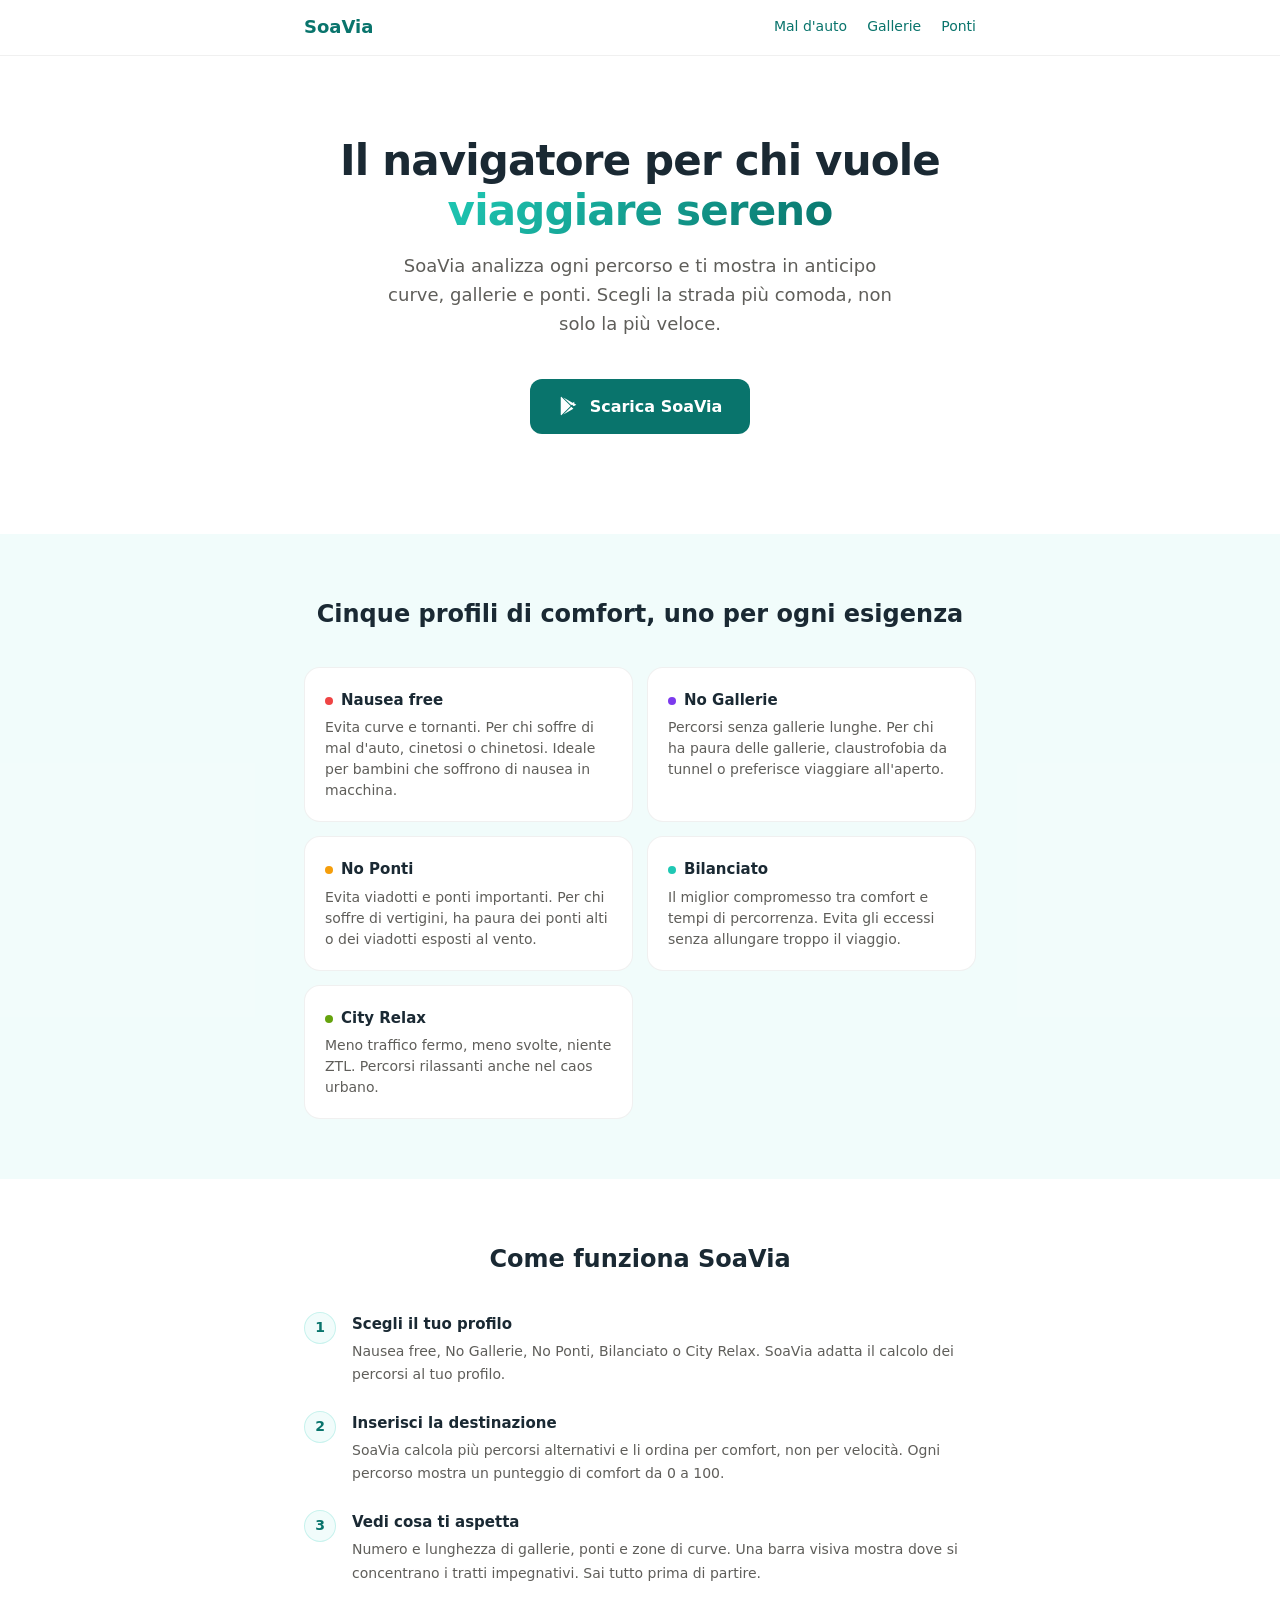
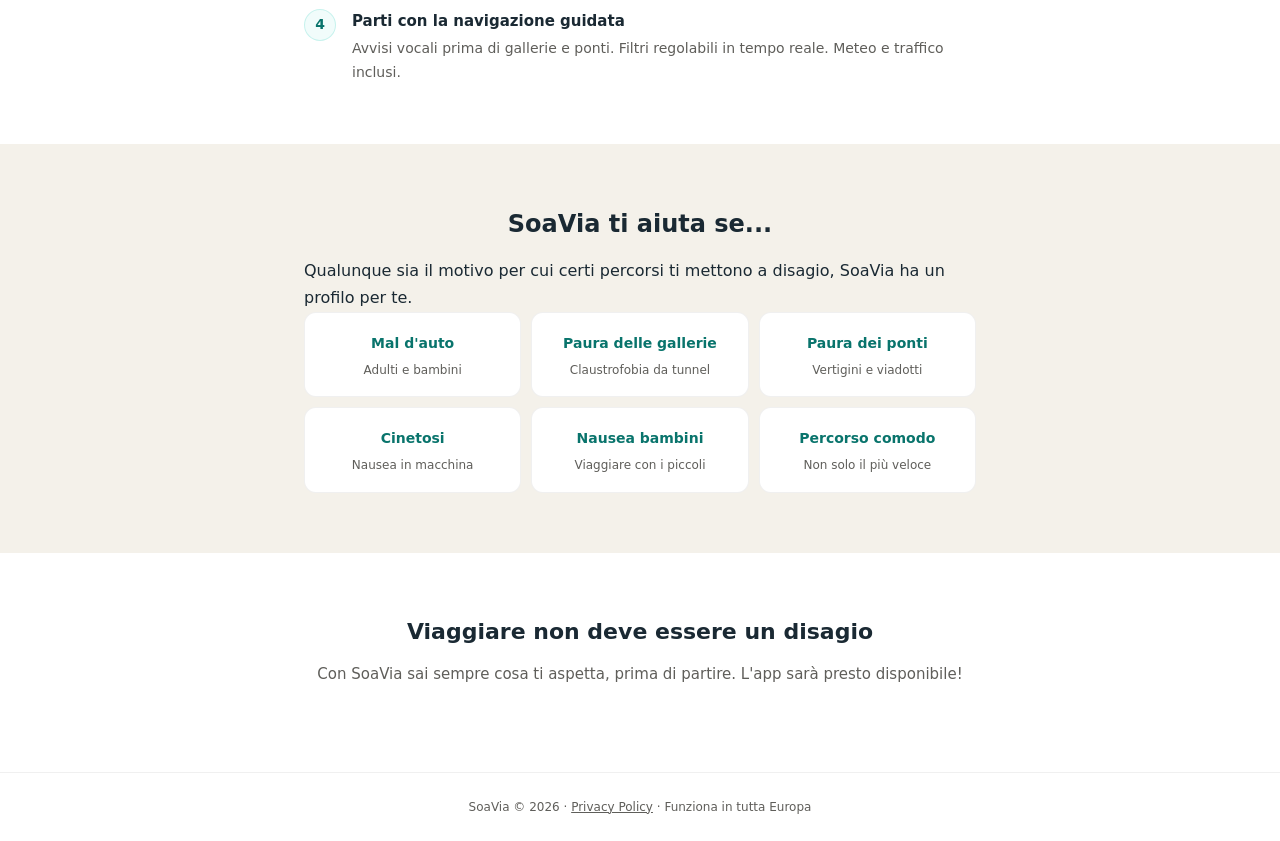
<file: index.html>
<!DOCTYPE html>
<html lang="it">
<head>
<meta charset="utf-8">
<meta name="viewport" content="width=device-width,initial-scale=1">
<title>SoaVia – Il navigatore per chi vuole viaggiare senza paura</title>
<link rel="icon" href="/favicon.png" type="image/png" sizes="192x192">
<meta name="description" content="SoaVia è il navigatore anti-nausea che evita curve, gallerie e ponti. Scegli il percorso più comodo, non solo il più veloce. Per chi soffre di mal d'auto, paura delle gallerie o dei ponti.">
<meta name="keywords" content="navigatore anti-nausea, mal d'auto, paura gallerie, paura ponti, evitare curve, cinetosi, navigatore comfort, fobia gallerie">
<link rel="canonical" href="https://soavia.app/">
<meta property="og:title" content="SoaVia – Guida senza paura">
<meta property="og:description" content="Il navigatore che evita curve, gallerie e ponti. Viaggia sereno.">
<meta property="og:type" content="website">
<meta property="og:url" content="https://soavia.app/">
<link rel="stylesheet" href="css/style.css">
<script type="application/ld+json">
{
  "@context": "https://schema.org",
  "@type": "SoftwareApplication",
  "name": "SoaVia",
  "operatingSystem": "Android",
  "applicationCategory": "TravelApplication",
  "description": "Navigatore anti-nausea: evita curve, gallerie e ponti. Scegli il percorso più comodo.",
  "offers": {
    "@type": "Offer",
    "price": "0",
    "priceCurrency": "EUR"
  }
}
</script>
</head>
<body>

<nav>
<div class="container">
  <a class="nav-brand" href="/">SoaVia</a>
  <div class="nav-links">
    <a href="/mal-auto">Mal d'auto</a>
    <a href="/paura-gallerie">Gallerie</a>
    <a href="/paura-ponti">Ponti</a>
  </div>
</div>
</nav>

<section class="hero">
<div class="container">
  <h1>Il navigatore per chi vuole <span>viaggiare sereno</span></h1>
  <p>SoaVia analizza ogni percorso e ti mostra in anticipo curve, gallerie e ponti. Scegli la strada più comoda, non solo la più veloce.</p>
  
  <!-- FORM DI ISCRIZIONE HERO -->
  <div style="text-align:center;margin:40px 0">
  <a class="btn-store" href="https://play.google.com/store/apps/details?id=com.saferoute.pro.app" target="_blank" rel="noopener">
    <svg viewBox="0 0 24 24"><path d="M3.609 1.814L13.792 12 3.61 22.186a.996.996 0 0 1-.61-.92V2.734a1 1 0 0 1 .609-.92zm10.89 10.893l2.302 2.302-10.937 6.333 8.635-8.635zm3.199-3.405l2.302 1.33-2.883 1.67-2.523-2.523 3.104-2.477zM5.864 2.658L16.8 8.991l-2.302 2.302L5.864 2.658z"/></svg>
    Scarica SoaVia
  </a>
  </div>
</section>

<section class="profiles">
<div class="container">
  <h2>Cinque profili di comfort, uno per ogni esigenza</h2>
  <div class="profile-grid">
    <div class="profile-card">
      <h3><span class="pc-dot" style="background:#ef4444"></span>Nausea free</h3>
      <p>Evita curve e tornanti. Per chi soffre di mal d'auto, cinetosi o chinetosi. Ideale per bambini che soffrono di nausea in macchina.</p>
    </div>
    <div class="profile-card">
      <h3><span class="pc-dot" style="background:#7c3aed"></span>No Gallerie</h3>
      <p>Percorsi senza gallerie lunghe. Per chi ha paura delle gallerie, claustrofobia da tunnel o preferisce viaggiare all'aperto.</p>
    </div>
    <div class="profile-card">
      <h3><span class="pc-dot" style="background:#f59e0b"></span>No Ponti</h3>
      <p>Evita viadotti e ponti importanti. Per chi soffre di vertigini, ha paura dei ponti alti o dei viadotti esposti al vento.</p>
    </div>
    <div class="profile-card">
      <h3><span class="pc-dot" style="background:#1FC8B4"></span>Bilanciato</h3>
      <p>Il miglior compromesso tra comfort e tempi di percorrenza. Evita gli eccessi senza allungare troppo il viaggio.</p>
    </div>
    <div class="profile-card">
      <h3><span class="pc-dot" style="background:#65a30d"></span>City Relax</h3>
      <p>Meno traffico fermo, meno svolte, niente ZTL. Percorsi rilassanti anche nel caos urbano.</p>
    </div>
  </div>
</div>
</section>

<section class="how">
<div class="container">
  <h2>Come funziona SoaVia</h2>
  <div class="steps">
    <div class="step">
      <div class="step-num">1</div>
      <div class="step-body">
        <h3>Scegli il tuo profilo</h3>
        <p>Nausea free, No Gallerie, No Ponti, Bilanciato o City Relax. SoaVia adatta il calcolo dei percorsi al tuo profilo.</p>
      </div>
    </div>
    <div class="step">
      <div class="step-num">2</div>
      <div class="step-body">
        <h3>Inserisci la destinazione</h3>
        <p>SoaVia calcola più percorsi alternativi e li ordina per comfort, non per velocità. Ogni percorso mostra un punteggio di comfort da 0 a 100.</p>
      </div>
    </div>
    <div class="step">
      <div class="step-num">3</div>
      <div class="step-body">
        <h3>Vedi cosa ti aspetta</h3>
        <p>Numero e lunghezza di gallerie, ponti e zone di curve. Una barra visiva mostra dove si concentrano i tratti impegnativi. Sai tutto prima di partire.</p>
      </div>
    </div>
    <div class="step">
      <div class="step-num">4</div>
      <div class="step-body">
        <h3>Parti con la navigazione guidata</h3>
        <p>Avvisi vocali prima di gallerie e ponti. Filtri regolabili in tempo reale. Meteo e traffico inclusi.</p>
      </div>
    </div>
  </div>
</div>
</section>

<section class="keywords">
<div class="container">
  <h2>SoaVia ti aiuta se...</h2>
  <p>Qualunque sia il motivo per cui certi percorsi ti mettono a disagio, SoaVia ha un profilo per te.</p>
  <div class="kw-grid">
    <div class="kw-card"><a href="/mal-auto">Mal d'auto</a><p>Adulti e bambini</p></div>
    <div class="kw-card"><a href="/paura-gallerie">Paura delle gallerie</a><p>Claustrofobia da tunnel</p></div>
    <div class="kw-card"><a href="/paura-ponti">Paura dei ponti</a><p>Vertigini e viadotti</p></div>
    <div class="kw-card"><a href="/mal-auto">Cinetosi</a><p>Nausea in macchina</p></div>
    <div class="kw-card"><a href="/mal-auto">Nausea bambini</a><p>Viaggiare con i piccoli</p></div>
    <div class="kw-card"><a href="/">Percorso comodo</a><p>Non solo il più veloce</p></div>
  </div>
</div>
</section>

<section class="cta-bottom">
<div class="container">
  <h2>Viaggiare non deve essere un disagio</h2>
  <p>Con SoaVia sai sempre cosa ti aspetta, prima di partire. L'app sarà presto disponibile!</p>
  
  <!-- FORM DI ISCRIZIONE BOTTOM
  <div style="margin: 30px auto 0 auto; max-width: 500px; text-align: left;">
    <form onsubmit="inviaModulo(event)" style="display: flex; flex-direction: column; gap: 10px;">
      <div style="display: flex; gap: 10px; flex-wrap: wrap;">
        <input type="text" name="nome" placeholder="Il tuo nome" required style="padding: 12px; border-radius: 8px; border: 1px solid #ccc; flex: 1; min-width: 150px; font-family: inherit;">
        <input type="email" name="email" placeholder="La tua email" required style="padding: 12px; border-radius: 8px; border: 1px solid #ccc; flex: 1; min-width: 200px; font-family: inherit;">
      </div>
      <button type="submit" style="padding: 14px; background-color: #1FC8B4; color: #fff; border: none; border-radius: 8px; font-weight: bold; font-size: 1rem; cursor: pointer; transition: background 0.3s;">
        Avvisami quando è pronta
      </button>
    </form>
    <p style="font-size: 0.85rem; margin-top: 10px; text-align: center; color: #666;">
      Lascia nome ed email per ricevere una notifica al lancio.
    </p>
  </div> -->

</div>
</section>

<footer>
<div class="container">
  <p>SoaVia &copy; 2026 &middot; <a href="/privacy">Privacy Policy</a> &middot; Funziona in tutta Europa</p>
</div>
</footer>

<!-- SCRIPT PER INVIO DATI A GOOGLE SHEETS -->
<script>
  function inviaModulo(event) {
    event.preventDefault(); // Evita che la pagina si ricarichi
    const form = event.target;
    const data = new FormData(form);
    
    // Il tuo URL webhook di Google Apps Script
    const scriptURL = 'https://script.google.com/macros/s/AKfycbw3_UJjBJ1ajuXNE6w1IYmeQX-4_TCzRFp1I6BM9_1utjmKxVD0wl0oNUr3BldOU5_tsw/exec';

    const btn = form.querySelector('button');
    const originalText = btn.innerText;
    btn.innerText = 'Invio in corso...'; // Feedback visivo

    // Esegue la chiamata POST in background
    fetch(scriptURL, { method: 'POST', body: data, mode: 'no-cors' })
      .then(() => {
        // Sostituisce i campi di input con il messaggio di conferma
        form.innerHTML = '<p style="color: #1FC8B4; font-weight: bold; font-size: 1.1rem; margin: 0; text-align: center; padding: 10px;">Grazie! I tuoi dati sono stati salvati. Ti contatteremo presto.</p>';
      })
      .catch(error => {
        console.error('Errore durante l\'invio!', error.message);
        btn.innerText = originalText;
        alert('C\'è stato un errore di connessione. Riprova più tardi.');
      });
  }
</script>

</body>
</html>
</file>
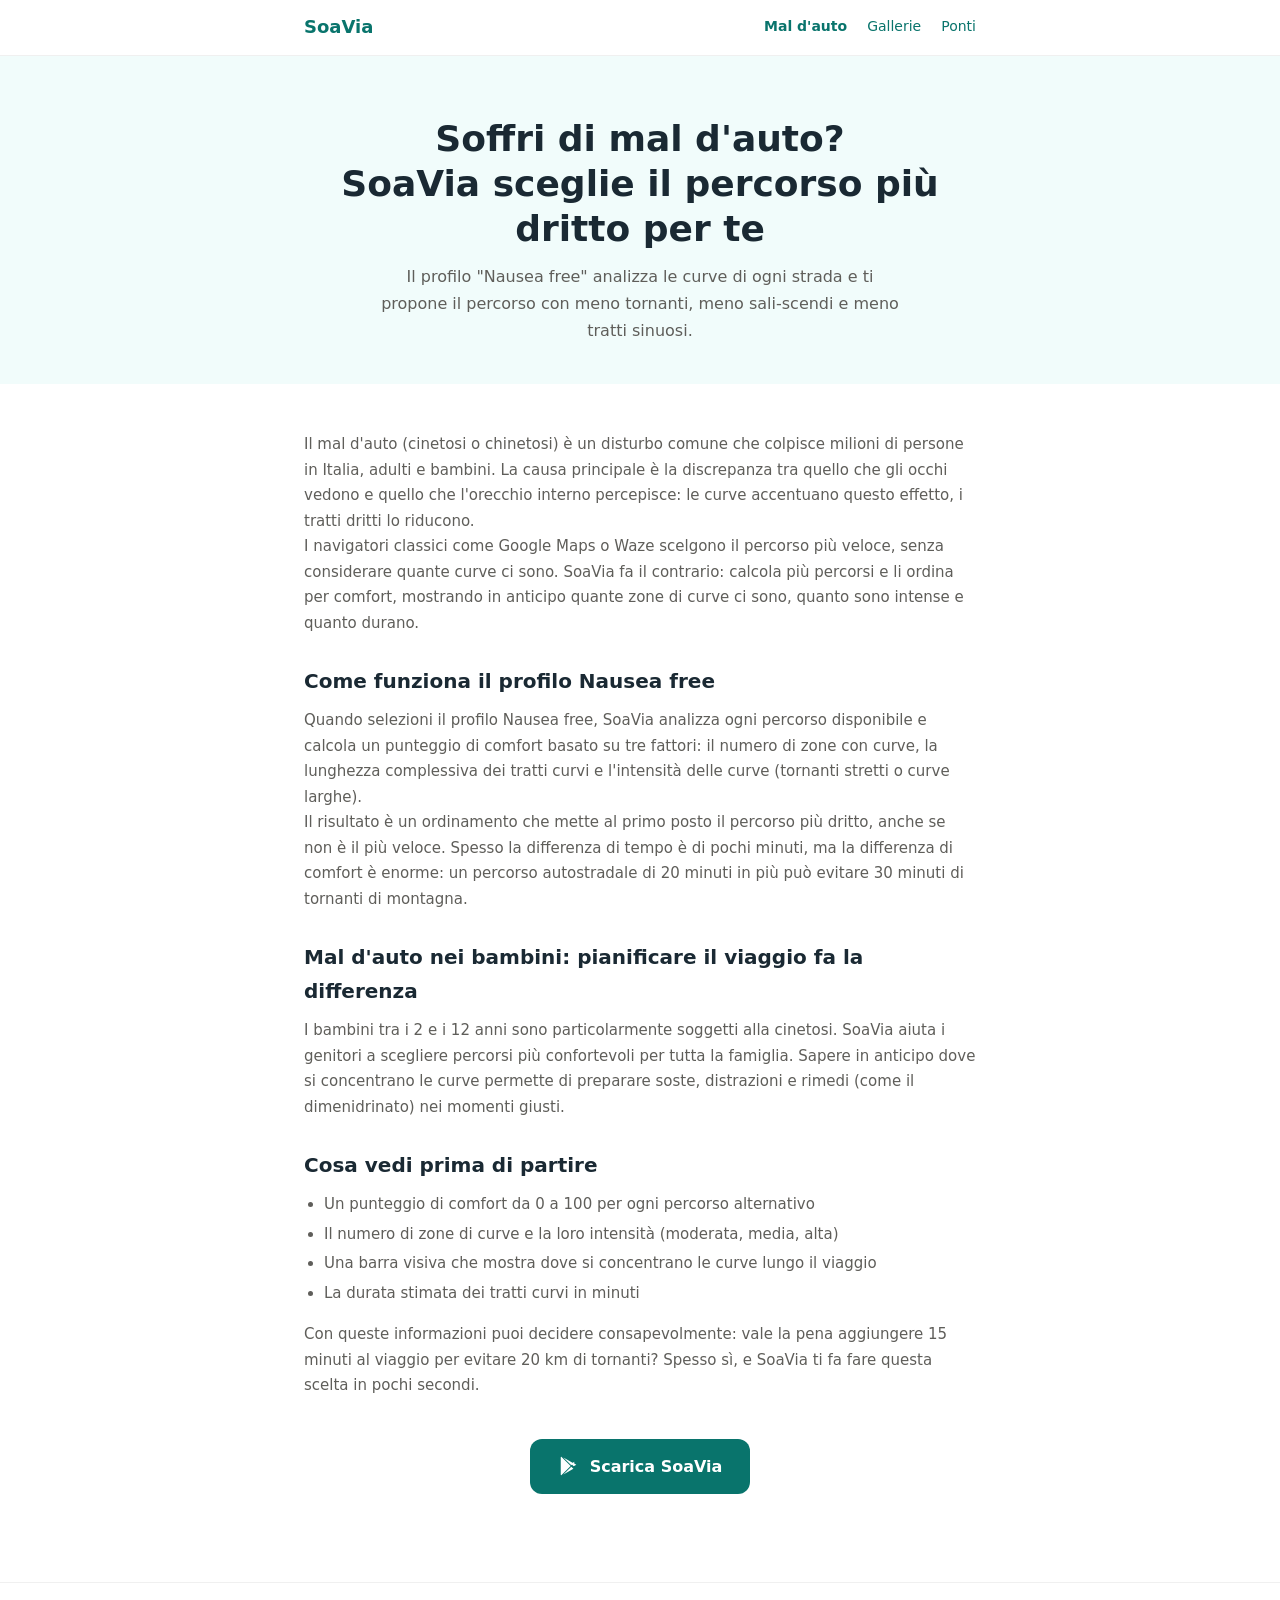
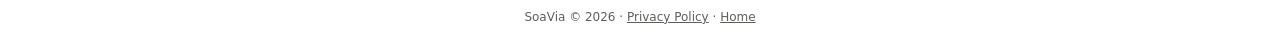
<file: mal-auto.html>
<!DOCTYPE html>
<html lang="it">
<head>
<meta charset="utf-8">
<meta name="viewport" content="width=device-width,initial-scale=1">
<title>Mal d'auto? Il navigatore che evita le curve – SoaVia</title>
<meta name="description" content="SoaVia è il navigatore per chi soffre di mal d'auto, cinetosi o nausea in macchina. Evita curve e tornanti, sceglie il percorso più dritto. Funziona anche per i bambini.">
<meta name="keywords" content="mal d'auto, nausea auto, cinetosi, chinetosi, nausea macchina, mal d'auto bambini, navigatore anti-nausea, evitare curve, percorso senza curve">
<link class="canonical" href="https://soavia.app/mal-auto">
<meta property="og:title" content="Mal d'auto? SoaVia evita le curve per te">
<meta property="og:description" content="Il navigatore anti-nausea: percorsi dritti, senza tornanti. Per adulti e bambini che soffrono di cinetosi.">
<link rel="stylesheet" href="css/style.css">
</head>
<body>

<nav>
<div class="container">
  <a class="nav-brand" href="/">SoaVia</a>
  <div class="nav-links">
    <a href="/mal-auto"><strong>Mal d'auto</strong></a>
    <a href="/paura-gallerie">Gallerie</a>
    <a href="/paura-ponti">Ponti</a>
  </div>
</div>
</nav>

<section class="page-hero">
<div class="container">
  <h1>Soffri di mal d'auto?<br>SoaVia sceglie il percorso più dritto per te</h1>
  <p>Il profilo "Nausea free" analizza le curve di ogni strada e ti propone il percorso con meno tornanti, meno sali-scendi e meno tratti sinuosi.</p>
</div>
</section>

<section class="page-body">
<div class="container">

<p>Il mal d'auto (cinetosi o chinetosi) è un disturbo comune che colpisce milioni di persone in Italia, adulti e bambini. La causa principale è la discrepanza tra quello che gli occhi vedono e quello che l'orecchio interno percepisce: le curve accentuano questo effetto, i tratti dritti lo riducono.</p>

<p>I navigatori classici come Google Maps o Waze scelgono il percorso più veloce, senza considerare quante curve ci sono. SoaVia fa il contrario: calcola più percorsi e li ordina per comfort, mostrando in anticipo quante zone di curve ci sono, quanto sono intense e quanto durano.</p>

<h2>Come funziona il profilo Nausea free</h2>

<p>Quando selezioni il profilo Nausea free, SoaVia analizza ogni percorso disponibile e calcola un punteggio di comfort basato su tre fattori: il numero di zone con curve, la lunghezza complessiva dei tratti curvi e l'intensità delle curve (tornanti stretti o curve larghe).</p>

<p>Il risultato è un ordinamento che mette al primo posto il percorso più dritto, anche se non è il più veloce. Spesso la differenza di tempo è di pochi minuti, ma la differenza di comfort è enorme: un percorso autostradale di 20 minuti in più può evitare 30 minuti di tornanti di montagna.</p>

<h2>Mal d'auto nei bambini: pianificare il viaggio fa la differenza</h2>

<p>I bambini tra i 2 e i 12 anni sono particolarmente soggetti alla cinetosi. SoaVia aiuta i genitori a scegliere percorsi più confortevoli per tutta la famiglia. Sapere in anticipo dove si concentrano le curve permette di preparare soste, distrazioni e rimedi (come il dimenidrinato) nei momenti giusti.</p>

<h2>Cosa vedi prima di partire</h2>

<ul>
<li>Un punteggio di comfort da 0 a 100 per ogni percorso alternativo</li>
<li>Il numero di zone di curve e la loro intensità (moderata, media, alta)</li>
<li>Una barra visiva che mostra dove si concentrano le curve lungo il viaggio</li>
<li>La durata stimata dei tratti curvi in minuti</li>
</ul>

<p>Con queste informazioni puoi decidere consapevolmente: vale la pena aggiungere 15 minuti al viaggio per evitare 20 km di tornanti? Spesso sì, e SoaVia ti fa fare questa scelta in pochi secondi.</p>

<div style="text-align:center;margin:40px 0">
  <a class="btn-store" href="https://play.google.com/store/apps/details?id=com.saferoute.pro.app" target="_blank" rel="noopener">
    <svg viewBox="0 0 24 24"><path d="M3.609 1.814L13.792 12 3.61 22.186a.996.996 0 0 1-.61-.92V2.734a1 1 0 0 1 .609-.92zm10.89 10.893l2.302 2.302-10.937 6.333 8.635-8.635zm3.199-3.405l2.302 1.33-2.883 1.67-2.523-2.523 3.104-2.477zM5.864 2.658L16.8 8.991l-2.302 2.302L5.864 2.658z"/></svg>
    Scarica SoaVia
  </a>
</div>

</div>
</section>

<footer>
<div class="container">
  <p>SoaVia &copy; 2026 &middot; <a href="/privacy">Privacy Policy</a> &middot; <a href="/">Home</a></p>
</div>
</footer>

</body>
</html>
</file>
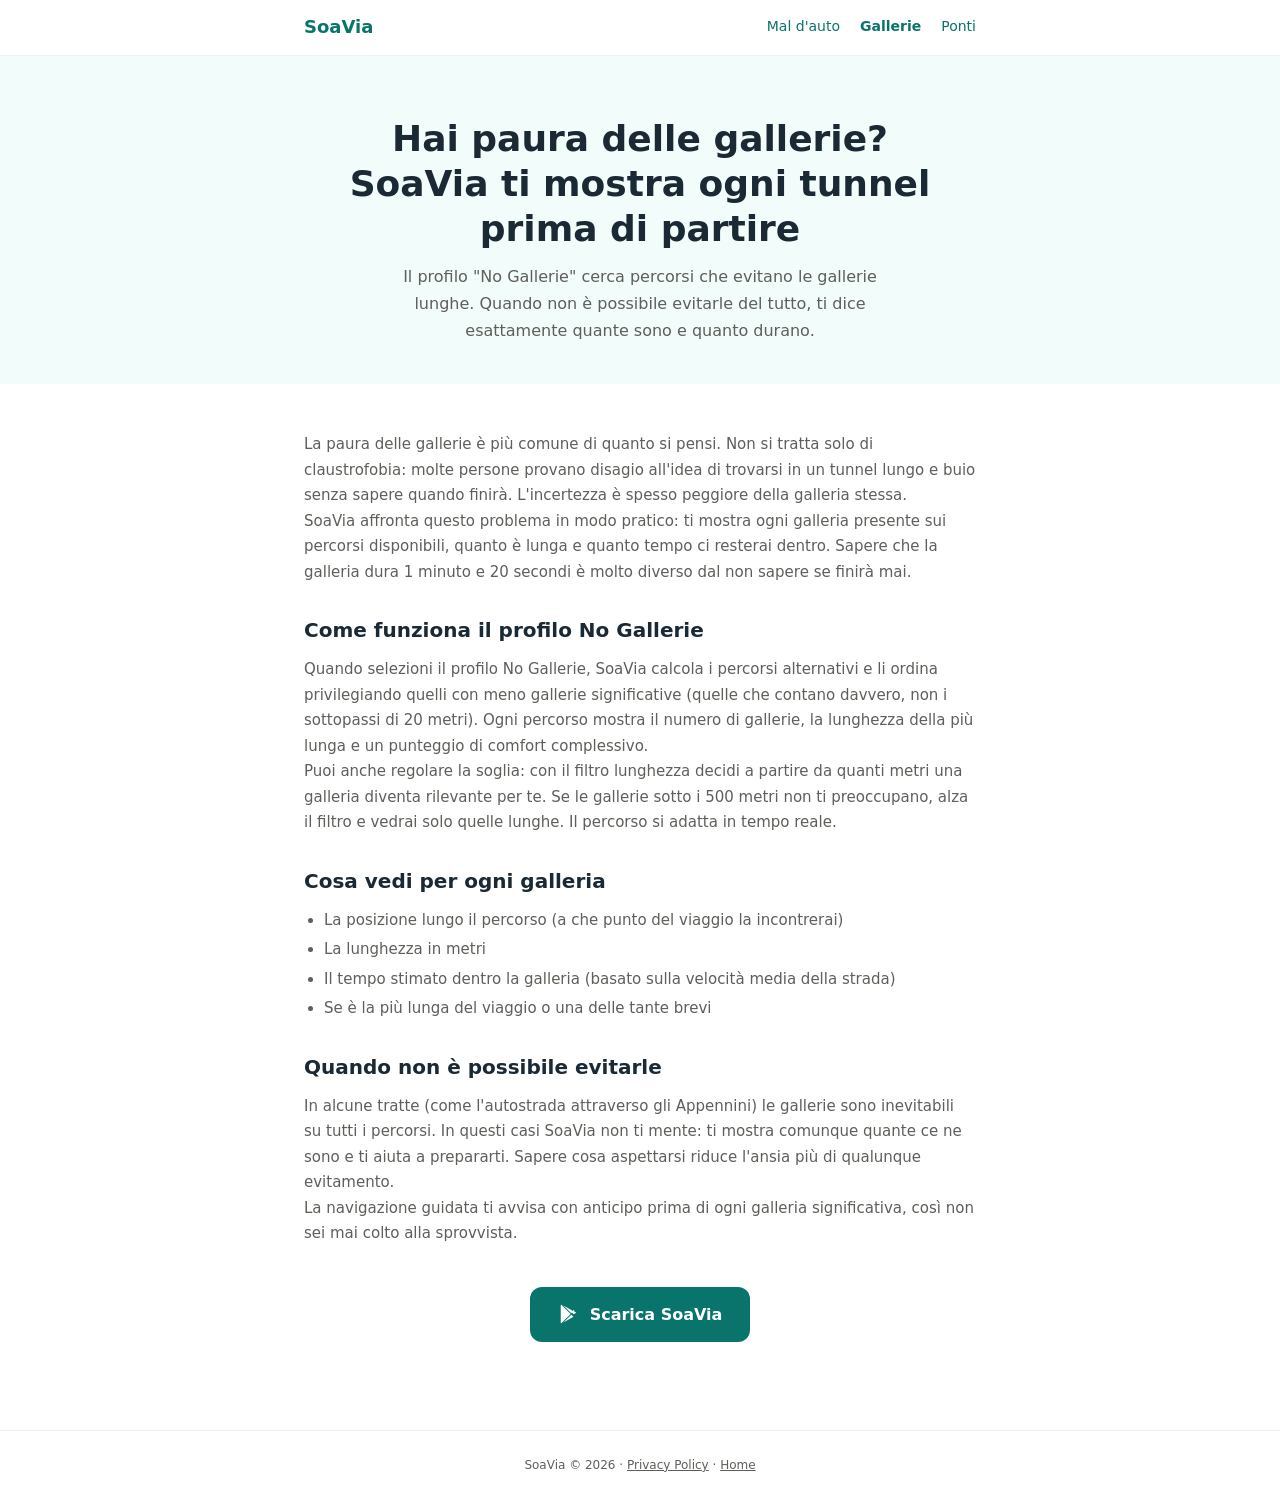
<file: paura-gallerie.html>
<!DOCTYPE html>
<html lang="it">
<head>
<meta charset="utf-8">
<meta name="viewport" content="width=device-width,initial-scale=1">
<title>Paura delle gallerie? Il navigatore che le evita – SoaVia</title>
<meta name="description" content="SoaVia è the navigatore per chi ha paura delle gallerie. Mostra quante gallerie ci sono su ogni percorso, quanto sono lunghe e ti propone alternative senza tunnel.">
<meta name="keywords" content="paura gallerie, fobia gallerie, claustrofobia gallerie, navigatore senza gallerie, evitare gallerie, paura tunnel, navigatore anti-gallerie, gallerie lunghe">
<link class="canonical" href="https://soavia.app/paura-gallerie">
<meta property="og:title" content="Paura delle gallerie? SoaVia le evita per te">
<meta property="og:description" content="Il navigatore che mostra ogni galleria sul percorso e propone alternative all'aperto.">
<link rel="stylesheet" href="css/style.css">
</head>
<body>

<nav>
<div class="container">
  <a class="nav-brand" href="/">SoaVia</a>
  <div class="nav-links">
    <a href="/mal-auto">Mal d'auto</a>
    <a href="/paura-gallerie"><strong>Gallerie</strong></a>
    <a href="/paura-ponti">Ponti</a>
  </div>
</div>
</nav>

<section class="page-hero">
<div class="container">
  <h1>Hai paura delle gallerie?<br>SoaVia ti mostra ogni tunnel prima di partire</h1>
  <p>Il profilo "No Gallerie" cerca percorsi che evitano le gallerie lunghe. Quando non è possibile evitarle del tutto, ti dice esattamente quante sono e quanto durano.</p>
</div>
</section>

<section class="page-body">
<div class="container">

<p>La paura delle gallerie è più comune di quanto si pensi. Non si tratta solo di claustrofobia: molte persone provano disagio all'idea di trovarsi in un tunnel lungo e buio senza sapere quando finirà. L'incertezza è spesso peggiore della galleria stessa.</p>

<p>SoaVia affronta questo problema in modo pratico: ti mostra ogni galleria presente sui percorsi disponibili, quanto è lunga e quanto tempo ci resterai dentro. Sapere che la galleria dura 1 minuto e 20 secondi è molto diverso dal non sapere se finirà mai.</p>

<h2>Come funziona il profilo No Gallerie</h2>

<p>Quando selezioni il profilo No Gallerie, SoaVia calcola i percorsi alternativi e li ordina privilegiando quelli con meno gallerie significative (quelle che contano davvero, non i sottopassi di 20 metri). Ogni percorso mostra il numero di gallerie, la lunghezza della più lunga e un punteggio di comfort complessivo.</p>

<p>Puoi anche regolare la soglia: con il filtro lunghezza decidi a partire da quanti metri una galleria diventa rilevante per te. Se le gallerie sotto i 500 metri non ti preoccupano, alza il filtro e vedrai solo quelle lunghe. Il percorso si adatta in tempo reale.</p>

<h2>Cosa vedi per ogni galleria</h2>

<ul>
<li>La posizione lungo il percorso (a che punto del viaggio la incontrerai)</li>
<li>La lunghezza in metri</li>
<li>Il tempo stimato dentro la galleria (basato sulla velocità media della strada)</li>
<li>Se è la più lunga del viaggio o una delle tante brevi</li>
</ul>

<h2>Quando non è possibile evitarle</h2>

<p>In alcune tratte (come l'autostrada attraverso gli Appennini) le gallerie sono inevitabili su tutti i percorsi. In questi casi SoaVia non ti mente: ti mostra comunque quante ce ne sono e ti aiuta a prepararti. Sapere cosa aspettarsi riduce l'ansia più di qualunque evitamento.</p>

<p>La navigazione guidata ti avvisa con anticipo prima di ogni galleria significativa, così non sei mai colto alla sprovvista.</p>

<div style="text-align:center;margin:40px 0">
  <a class="btn-store" href="https://play.google.com/store/apps/details?id=com.saferoute.pro.app" target="_blank" rel="noopener">
    <svg viewBox="0 0 24 24"><path d="M3.609 1.814L13.792 12 3.61 22.186a.996.996 0 0 1-.61-.92V2.734a1 1 0 0 1 .609-.92zm10.89 10.893l2.302 2.302-10.937 6.333 8.635-8.635zm3.199-3.405l2.302 1.33-2.883 1.67-2.523-2.523 3.104-2.477zM5.864 2.658L16.8 8.991l-2.302 2.302L5.864 2.658z"/></svg>
    Scarica SoaVia
  </a>
</div>

</div>
</section>

<footer>
<div class="container">
  <p>SoaVia &copy; 2026 &middot; <a href="/privacy">Privacy Policy</a> &middot; <a href="/">Home</a></p>
</div>
</footer>

</body>
</html>
</file>
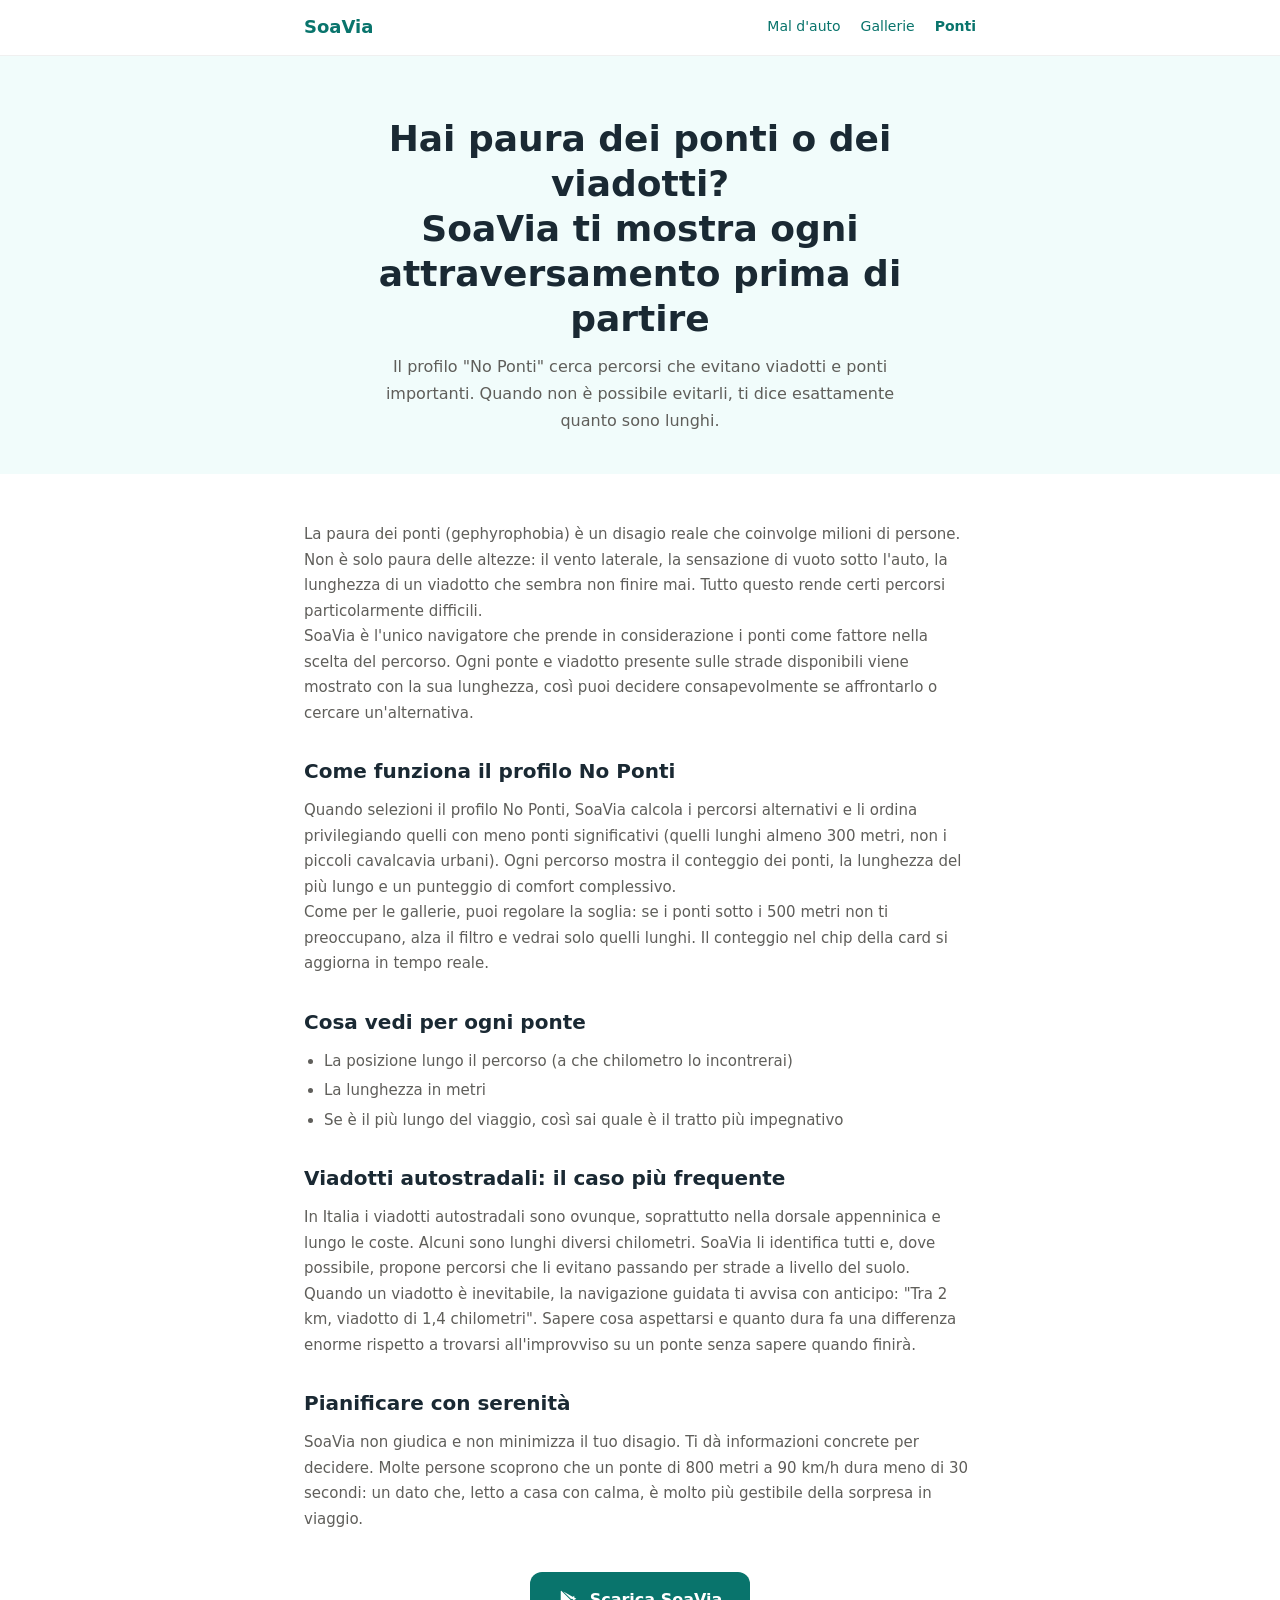
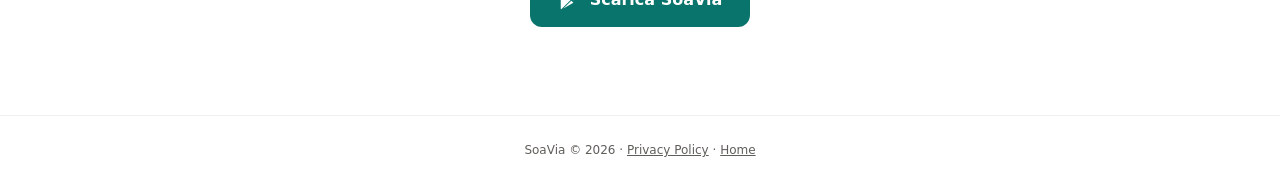
<file: paura-ponti.html>
<!DOCTYPE html>
<html lang="it">
<head>
<meta charset="utf-8">
<meta name="viewport" content="width=device-width,initial-scale=1">
<title>Paura dei ponti? Il navigatore che li evita – SoaVia</title>
<meta name="description" content="SoaVia è il navigatore per chi ha paura dei ponti e dei viadotti alti. Mostra ogni ponte sul percorso, la lunghezza e l'altezza, e propone alternative a terra.">
<meta name="keywords" content="paura ponti, fobia ponti, paura viadotti, vertigini ponte, navigatore senza ponti, evitare ponti, gefirofofia, paura altezze auto, viadotti alti">
<link class="canonical" href="https://soavia.app/paura-ponti">
<meta property="og:title" content="Paura dei ponti? SoaVia li evita per te">
<meta property="og:description" content="Il navigatore che mostra ogni ponte e viadotto sul percorso e propone alternative a terra.">
<link rel="stylesheet" href="css/style.css">
</head>
<body>

<nav>
<div class="container">
  <a class="nav-brand" href="/">SoaVia</a>
  <div class="nav-links">
    <a href="/mal-auto">Mal d'auto</a>
    <a href="/paura-gallerie">Gallerie</a>
    <a href="/paura-ponti"><strong>Ponti</strong></a>
  </div>
</div>
</nav>

<section class="page-hero">
<div class="container">
  <h1>Hai paura dei ponti o dei viadotti?<br>SoaVia ti mostra ogni attraversamento prima di partire</h1>
  <p>Il profilo "No Ponti" cerca percorsi che evitano viadotti e ponti importanti. Quando non è possibile evitarli, ti dice esattamente quanto sono lunghi.</p>
</div>
</section>

<section class="page-body">
<div class="container">

<p>La paura dei ponti (gephyrophobia) è un disagio reale che coinvolge milioni di persone. Non è solo paura delle altezze: il vento laterale, la sensazione di vuoto sotto l'auto, la lunghezza di un viadotto che sembra non finire mai. Tutto questo rende certi percorsi particolarmente difficili.</p>

<p>SoaVia è l'unico navigatore che prende in considerazione i ponti come fattore nella scelta del percorso. Ogni ponte e viadotto presente sulle strade disponibili viene mostrato con la sua lunghezza, così puoi decidere consapevolmente se affrontarlo o cercare un'alternativa.</p>

<h2>Come funziona il profilo No Ponti</h2>

<p>Quando selezioni il profilo No Ponti, SoaVia calcola i percorsi alternativi e li ordina privilegiando quelli con meno ponti significativi (quelli lunghi almeno 300 metri, non i piccoli cavalcavia urbani). Ogni percorso mostra il conteggio dei ponti, la lunghezza del più lungo e un punteggio di comfort complessivo.</p>

<p>Come per le gallerie, puoi regolare la soglia: se i ponti sotto i 500 metri non ti preoccupano, alza il filtro e vedrai solo quelli lunghi. Il conteggio nel chip della card si aggiorna in tempo reale.</p>

<h2>Cosa vedi per ogni ponte</h2>

<ul>
<li>La posizione lungo il percorso (a che chilometro lo incontrerai)</li>
<li>La lunghezza in metri</li>
<li>Se è il più lungo del viaggio, così sai quale è il tratto più impegnativo</li>
</ul>

<h2>Viadotti autostradali: il caso più frequente</h2>

<p>In Italia i viadotti autostradali sono ovunque, soprattutto nella dorsale appenninica e lungo le coste. Alcuni sono lunghi diversi chilometri. SoaVia li identifica tutti e, dove possibile, propone percorsi che li evitano passando per strade a livello del suolo.</p>

<p>Quando un viadotto è inevitabile, la navigazione guidata ti avvisa con anticipo: "Tra 2 km, viadotto di 1,4 chilometri". Sapere cosa aspettarsi e quanto dura fa una differenza enorme rispetto a trovarsi all'improvviso su un ponte senza sapere quando finirà.</p>

<h2>Pianificare con serenità</h2>

<p>SoaVia non giudica e non minimizza il tuo disagio. Ti dà informazioni concrete per decidere. Molte persone scoprono che un ponte di 800 metri a 90 km/h dura meno di 30 secondi: un dato che, letto a casa con calma, è molto più gestibile della sorpresa in viaggio.</p>

<div style="text-align:center;margin:40px 0">
  <a class="btn-store" href="https://play.google.com/store/apps/details?id=com.saferoute.pro.app" target="_blank" rel="noopener">
    <svg viewBox="0 0 24 24"><path d="M3.609 1.814L13.792 12 3.61 22.186a.996.996 0 0 1-.61-.92V2.734a1 1 0 0 1 .609-.92zm10.89 10.893l2.302 2.302-10.937 6.333 8.635-8.635zm3.199-3.405l2.302 1.33-2.883 1.67-2.523-2.523 3.104-2.477zM5.864 2.658L16.8 8.991l-2.302 2.302L5.864 2.658z"/></svg>
    Scarica SoaVia
  </a>
</div>

</div>
</section>

<footer>
<div class="container">
  <p>SoaVia &copy; 2026 &middot; <a href="/privacy">Privacy Policy</a> &middot; <a href="/">Home</a></p>
</div>
</footer>

</body>
</html>
</file>
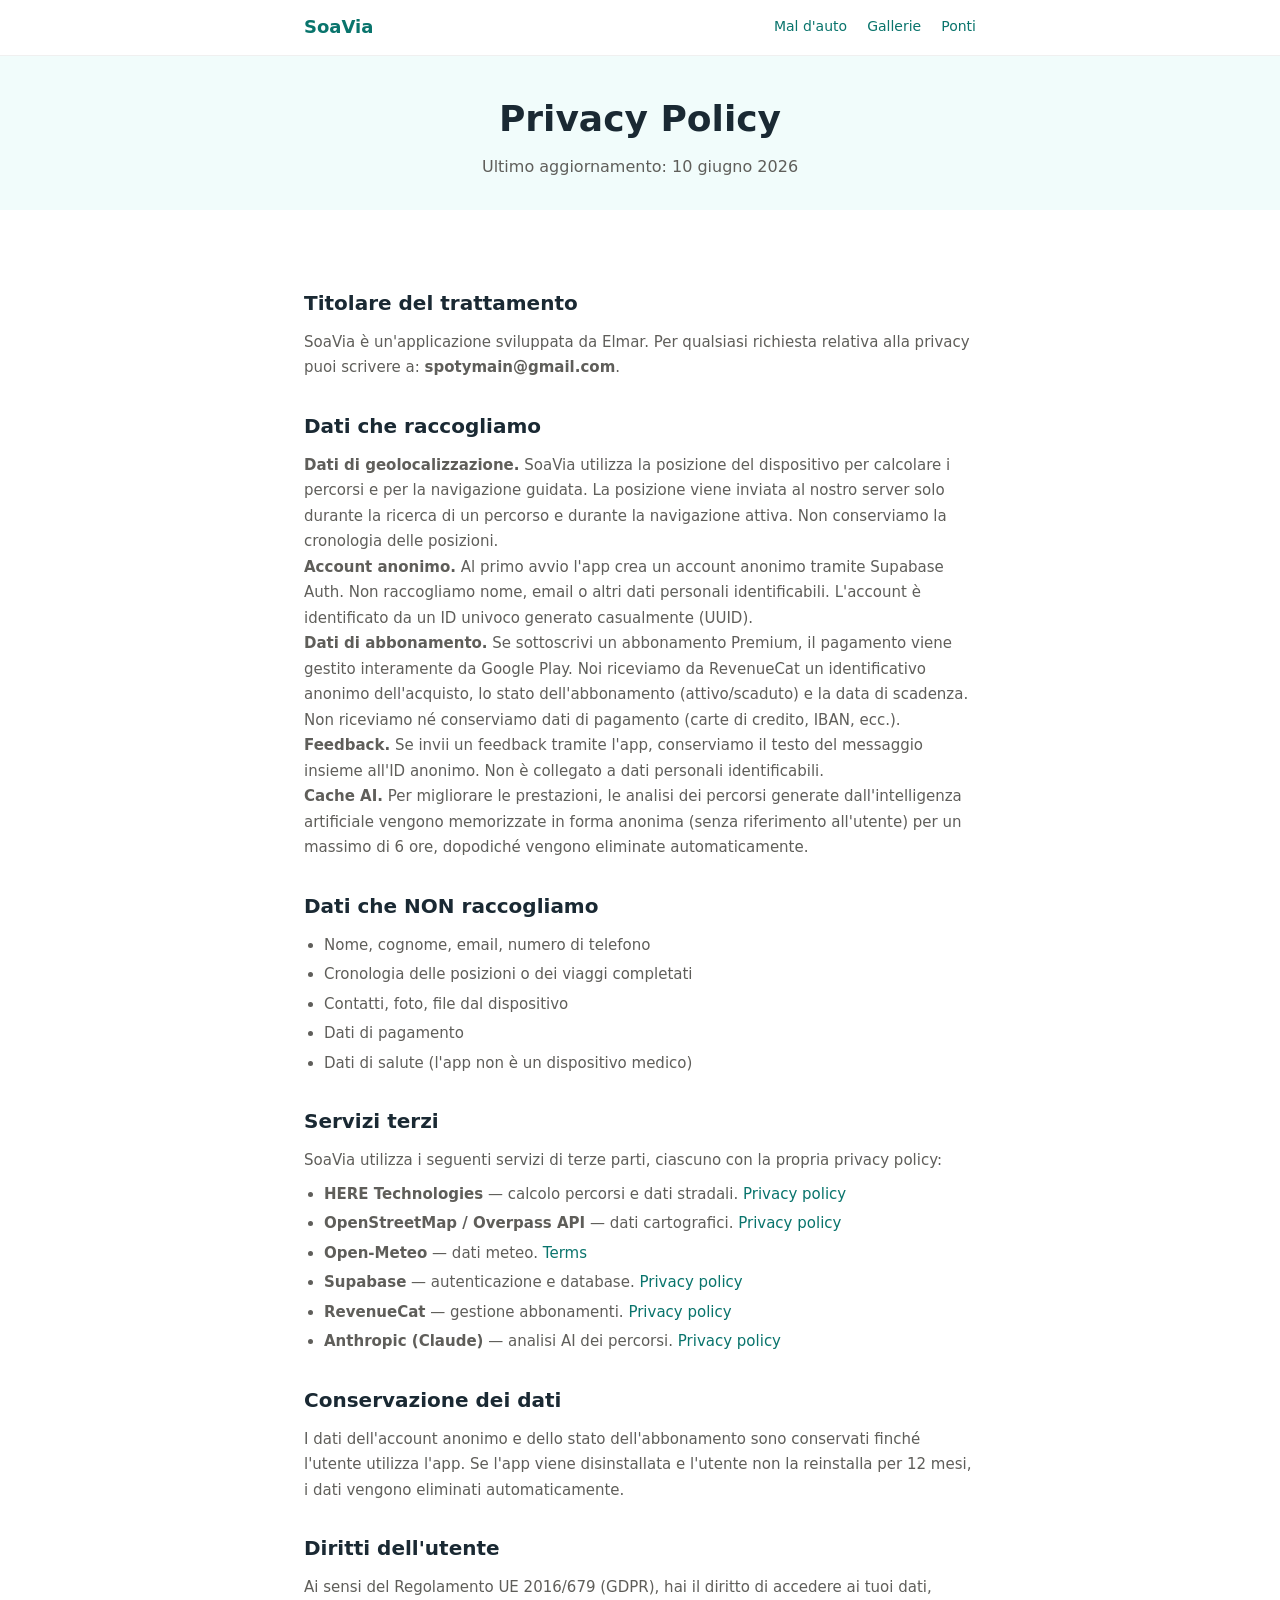
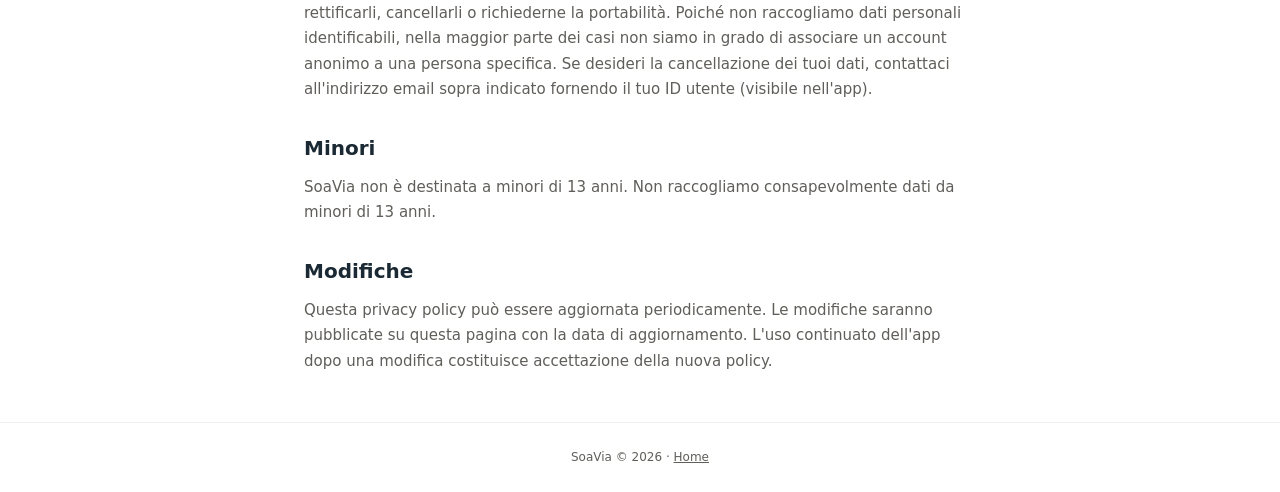
<file: privacy.html>
<!DOCTYPE html>
<html lang="it">
<head>
<meta charset="utf-8">
<meta name="viewport" content="width=device-width,initial-scale=1">
<title>Privacy Policy – SoaVia</title>
<meta name="description" content="Privacy Policy di SoaVia. Come trattiamo i tuoi dati personali.">
<link class="canonical" href="https://soavia.app/privacy">
<link rel="stylesheet" href="css/style.css">
</head>
<body>

<nav>
<div class="container">
  <a class="nav-brand" href="/">SoaVia</a>
  <div class="nav-links">
    <a href="/mal-auto">Mal d'auto</a>
    <a href="/paura-gallerie">Gallerie</a>
    <a href="/paura-ponti">Ponti</a>
  </div>
</div>
</nav>

<section class="page-hero" style="padding:40px 0 30px">
<div class="container">
  <h1>Privacy Policy</h1>
  <p>Ultimo aggiornamento: 10 giugno 2026</p>
</div>
</section>

<section class="page-body">
<div class="container">

<h2>Titolare del trattamento</h2>
<p>SoaVia è un'applicazione sviluppata da Elmar. Per qualsiasi richiesta relativa alla privacy puoi scrivere a: <strong>spotymain@gmail.com</strong>.</p>

<h2>Dati che raccogliamo</h2>

<p><strong>Dati di geolocalizzazione.</strong> SoaVia utilizza la posizione del dispositivo per calcolare i percorsi e per la navigazione guidata. La posizione viene inviata al nostro server solo durante la ricerca di un percorso e durante la navigazione attiva. Non conserviamo la cronologia delle posizioni.</p>

<p><strong>Account anonimo.</strong> Al primo avvio l'app crea un account anonimo tramite Supabase Auth. Non raccogliamo nome, email o altri dati personali identificabili. L'account è identificato da un ID univoco generato casualmente (UUID).</p>

<p><strong>Dati di abbonamento.</strong> Se sottoscrivi un abbonamento Premium, il pagamento viene gestito interamente da Google Play. Noi riceviamo da RevenueCat un identificativo anonimo dell'acquisto, lo stato dell'abbonamento (attivo/scaduto) e la data di scadenza. Non riceviamo né conserviamo dati di pagamento (carte di credito, IBAN, ecc.).</p>

<p><strong>Feedback.</strong> Se invii un feedback tramite l'app, conserviamo il testo del messaggio insieme all'ID anonimo. Non è collegato a dati personali identificabili.</p>

<p><strong>Cache AI.</strong> Per migliorare le prestazioni, le analisi dei percorsi generate dall'intelligenza artificiale vengono memorizzate in forma anonima (senza riferimento all'utente) per un massimo di 6 ore, dopodiché vengono eliminate automaticamente.</p>

<h2>Dati che NON raccogliamo</h2>

<ul>
<li>Nome, cognome, email, numero di telefono</li>
<li>Cronologia delle posizioni o dei viaggi completati</li>
<li>Contatti, foto, file dal dispositivo</li>
<li>Dati di pagamento</li>
<li>Dati di salute (l'app non è un dispositivo medico)</li>
</ul>

<h2>Servizi terzi</h2>

<p>SoaVia utilizza i seguenti servizi di terze parti, ciascuno con la propria privacy policy:</p>

<ul>
<li><strong>HERE Technologies</strong> — calcolo percorsi e dati stradali. <a href="https://legal.here.com/en-gb/privacy" rel="noopener" target="_blank">Privacy policy</a></li>
<li><strong>OpenStreetMap / Overpass API</strong> — dati cartografici. <a href="https://wiki.osmfoundation.org/wiki/Privacy_Policy" rel="noopener" target="_blank">Privacy policy</a></li>
<li><strong>Open-Meteo</strong> — dati meteo. <a href="https://open-meteo.com/en/terms" rel="noopener" target="_blank">Terms</a></li>
<li><strong>Supabase</strong> — autenticazione e database. <a href="https://supabase.com/privacy" rel="noopener" target="_blank">Privacy policy</a></li>
<li><strong>RevenueCat</strong> — gestione abbonamenti. <a href="https://www.revenuecat.com/privacy" rel="noopener" target="_blank">Privacy policy</a></li>
<li><strong>Anthropic (Claude)</strong> — analisi AI dei percorsi. <a href="https://www.anthropic.com/privacy" rel="noopener" target="_blank">Privacy policy</a></li>
</ul>

<h2>Conservazione dei dati</h2>

<p>I dati dell'account anonimo e dello stato dell'abbonamento sono conservati finché l'utente utilizza l'app. Se l'app viene disinstallata e l'utente non la reinstalla per 12 mesi, i dati vengono eliminati automaticamente.</p>

<h2>Diritti dell'utente</h2>

<p>Ai sensi del Regolamento UE 2016/679 (GDPR), hai il diritto di accedere ai tuoi dati, rettificarli, cancellarli o richiederne la portabilità. Poiché non raccogliamo dati personali identificabili, nella maggior parte dei casi non siamo in grado di associare un account anonimo a una persona specifica. Se desideri la cancellazione dei tuoi dati, contattaci all'indirizzo email sopra indicato fornendo il tuo ID utente (visibile nell'app).</p>

<h2>Minori</h2>

<p>SoaVia non è destinata a minori di 13 anni. Non raccogliamo consapevolmente dati da minori di 13 anni.</p>

<h2>Modifiche</h2>

<p>Questa privacy policy può essere aggiornata periodicamente. Le modifiche saranno pubblicate su questa pagina con la data di aggiornamento. L'uso continuato dell'app dopo una modifica costituisce accettazione della nuova policy.</p>

</div>
</section>

<footer>
<div class="container">
  <p>SoaVia &copy; 2026 &middot; <a href="/">Home</a></p>
</div>
</footer>

</body>
</html>
</file>
<file: css/style.css>
*,*::before,*::after{box-sizing:border-box;margin:0;padding:0}
:root{--teal:#1FC8B4;--teal-dark:#09746C;--teal-bg:rgba(31,200,180,.06);--text:#1a2933;--muted:#5F5E5A;--light:#F4F1EA;--white:#fff;--red:#D85A30;--amber:#BA7517;--radius:16px}
html{scroll-behavior:smooth}
body{font-family:system-ui,-apple-system,sans-serif;color:var(--text);line-height:1.7;-webkit-font-smoothing:antialiased}
a{color:var(--teal-dark);text-decoration:none}
a:hover{text-decoration:underline}
img{max-width:100%;height:auto;display:block}

.container{max-width:720px;margin:0 auto;padding:0 24px}

nav{position:sticky;top:0;background:rgba(255,255,255,.92);backdrop-filter:blur(12px);border-bottom:1px solid rgba(0,0,0,.06);z-index:100;padding:12px 0}
nav .container{display:flex;align-items:center;justify-content:space-between}
.nav-brand{font-size:18px;font-weight:700;color:var(--teal-dark);display:flex;align-items:center;gap:8px}
.nav-brand img{width:28px;height:28px;border-radius:6px}
.nav-links{display:flex;gap:20px;font-size:14px;font-weight:500;color:var(--muted)}
.nav-links a:hover{color:var(--teal-dark)}

.hero{padding:80px 0 60px;text-align:center}
.hero h1{font-size:clamp(28px,5vw,42px);font-weight:800;line-height:1.2;margin-bottom:16px;letter-spacing:-.02em}
.hero h1 span{background:linear-gradient(135deg,var(--teal),var(--teal-dark));-webkit-background-clip:text;-webkit-text-fill-color:transparent;background-clip:text}
.hero p{font-size:18px;color:var(--muted);max-width:520px;margin:0 auto 28px;line-height:1.6}
.btn-store{display:inline-flex;align-items:center;gap:10px;background:var(--teal-dark);color:var(--white);padding:14px 28px;border-radius:12px;font-size:16px;font-weight:600;transition:transform .15s}
.btn-store:hover{transform:translateY(-2px);text-decoration:none;background:#085041}
.btn-store svg{width:22px;height:22px;fill:currentColor}

.profiles{padding:60px 0;background:var(--teal-bg)}
.profiles h2{font-size:24px;font-weight:700;text-align:center;margin-bottom:32px}
.profile-grid{display:grid;grid-template-columns:1fr;gap:14px}
.profile-card{background:var(--white);border-radius:var(--radius);padding:20px;border:1px solid rgba(0,0,0,.06)}
.profile-card h3{font-size:15px;font-weight:700;margin-bottom:4px;display:flex;align-items:center;gap:8px}
.profile-card p{font-size:14px;color:var(--muted);line-height:1.5}
.pc-dot{width:8px;height:8px;border-radius:50%;flex-shrink:0}

.how{padding:60px 0}
.how h2{font-size:24px;font-weight:700;text-align:center;margin-bottom:32px}
.steps{display:flex;flex-direction:column;gap:24px}
.step{display:flex;gap:16px;align-items:flex-start}
.step-num{width:32px;height:32px;border-radius:50%;background:var(--teal-bg);color:var(--teal-dark);font-size:14px;font-weight:700;display:flex;align-items:center;justify-content:center;flex-shrink:0;border:1px solid rgba(31,200,180,.2)}
.step-body h3{font-size:15px;font-weight:700;margin-bottom:2px}
.step-body p{font-size:14px;color:var(--muted)}

.keywords{padding:60px 0;background:var(--light)}
.keywords h2{font-size:24px;font-weight:700;text-align:center;margin-bottom:12px}
.keywords>p{text-align:center;color:var(--muted);font-size:15px;max-width:560px;margin:0 auto 28px}
.kw-grid{display:grid;grid-template-columns:1fr 1fr;gap:10px}
.kw-card{background:var(--white);border-radius:12px;padding:16px;text-align:center;border:1px solid rgba(0,0,0,.06)}
.kw-card a{font-size:14px;font-weight:600;color:var(--teal-dark)}
.kw-card p{font-size:12px;color:var(--muted);margin-top:4px}

.cta-bottom{padding:60px 0;text-align:center}
.cta-bottom h2{font-size:22px;font-weight:700;margin-bottom:12px}
.cta-bottom p{color:var(--muted);margin-bottom:24px;font-size:15px}

footer{padding:24px 0;border-top:1px solid rgba(0,0,0,.06);text-align:center;font-size:12px;color:var(--muted)}
footer a{color:var(--muted);text-decoration:underline}

.page-hero{padding:60px 0 40px;text-align:center;background:var(--teal-bg)}
.page-hero h1{font-size:clamp(24px,4.5vw,36px);font-weight:800;line-height:1.25;margin-bottom:12px}
.page-hero p{font-size:16px;color:var(--muted);max-width:520px;margin:0 auto}

.page-body{padding:48px 0}
.page-body h2{font-size:20px;font-weight:700;margin:28px 0 10px}
.page-body p,.page-body li{font-size:15px;color:var(--muted);line-height:1.7}
.page-body ul{padding-left:20px;margin:8px 0 16px}
.page-body li{margin-bottom:4px}

@media(min-width:600px){
  .profile-grid{grid-template-columns:1fr 1fr}
  .kw-grid{grid-template-columns:repeat(3,1fr)}
}
</file>
